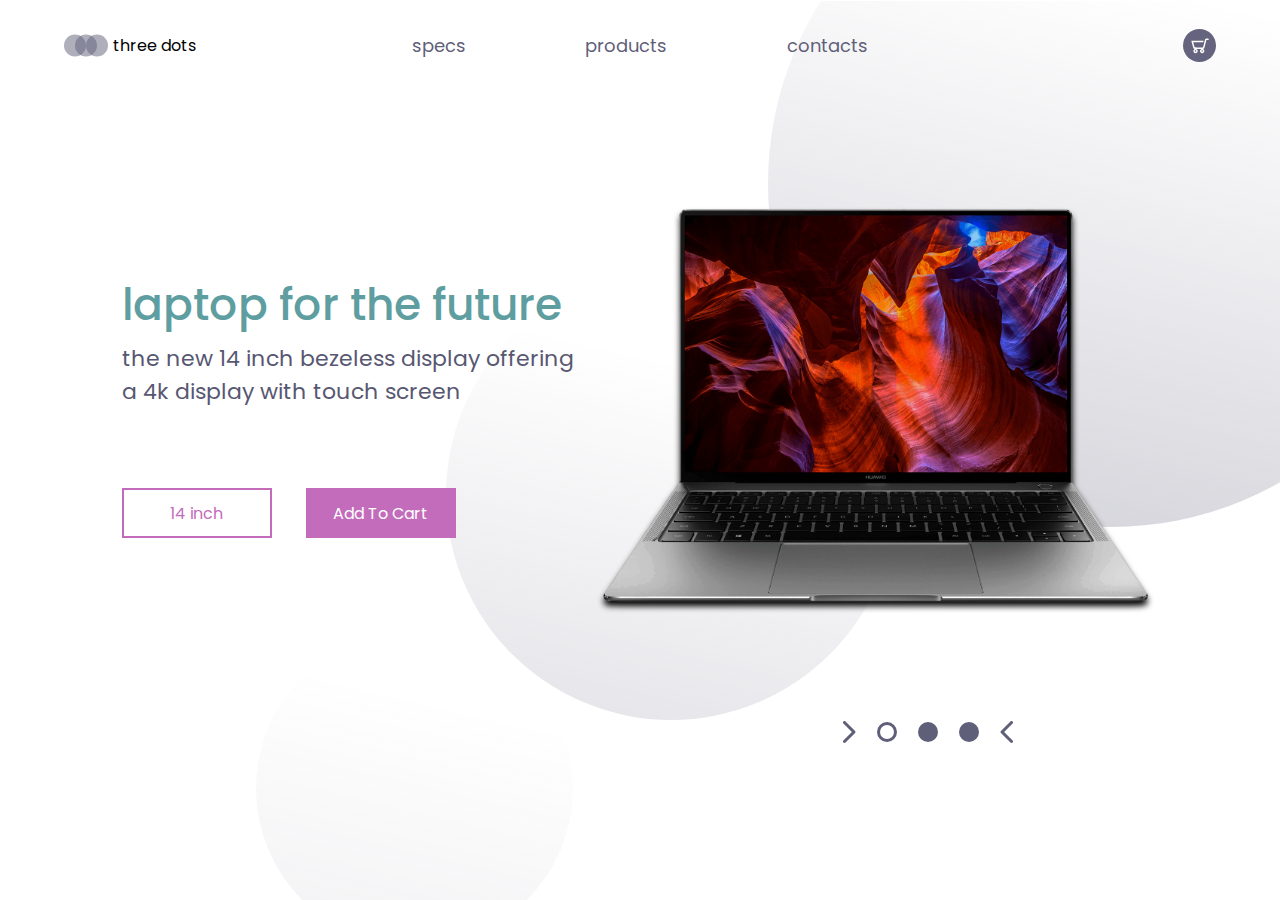
<file: 1st web design-three dots/index.html>
<!DOCTYPE html>
<html lang="en">
  <head>
    <meta charset="UTF-8" />
    <meta name="viewport" content="width=device-width, initial-scale=1.0" />
    <link
      href="https://fonts.googleapis.com/css2?family=Poppins&display=swap"
      rel="stylesheet"
    />
    <link rel="stylesheet" href="./css file.css" />
    <title>landing page</title>
  </head>
  <body>
    <header>
      <div class="logo-container">
        <img src="./Images/logo.svg" alt="logo" />
        <h4 class="logo">three dots</h4>
      </div>
      <nav>
        <ul class="nav-links">
          <li><a class="nav-link" href="#">specs</a></li>
          <li><a class="nav-link" href="#">products</a></li>
          <li><a class="nav-link" href="#">contacts</a></li>
        </ul>
      </nav>
      <div class="cart">
        <img src="./Images/cart.svg" alt="cart" />
      </div>
    </header>

    <main>
    <section class="presentation">
        <div class="introduction">
        <div class="intro-text">
        <h1>laptop for the future</h1>
        <p>the new 14 inch bezeless display offering a 4k display with touch screen</p>
        </div>
        <div class="cta">
             <button class="cta-select">14 inch</button>
             <button class="cta-add">Add To Cart</button>
        </div>
</div>
<div class="cover">
    <img src="./Images/matebook.png" alt="matebook">
</div>
    </section>
    <img class="big-circle" src="./Images/big-eclipse.svg" alt="">
    <img class="medium-circle" src="./Images/mid-eclipse.svg" alt="">
    <img class="small-circle" src="./Images/small-eclipse.svg" alt="">
    <div class="laptop-select">
        <img src="./Images/arrow-right.svg" alt="">
        <img src="./Images/dot.svg" alt="">
        <img src="./Images/dot-full.svg" alt="">
        <img src="./Images/dot-full.svg" alt="">
        <img src="./Images/arrow-left.svg" alt="">
        
    </div>
    </main>
  </body>
</html>
</file>
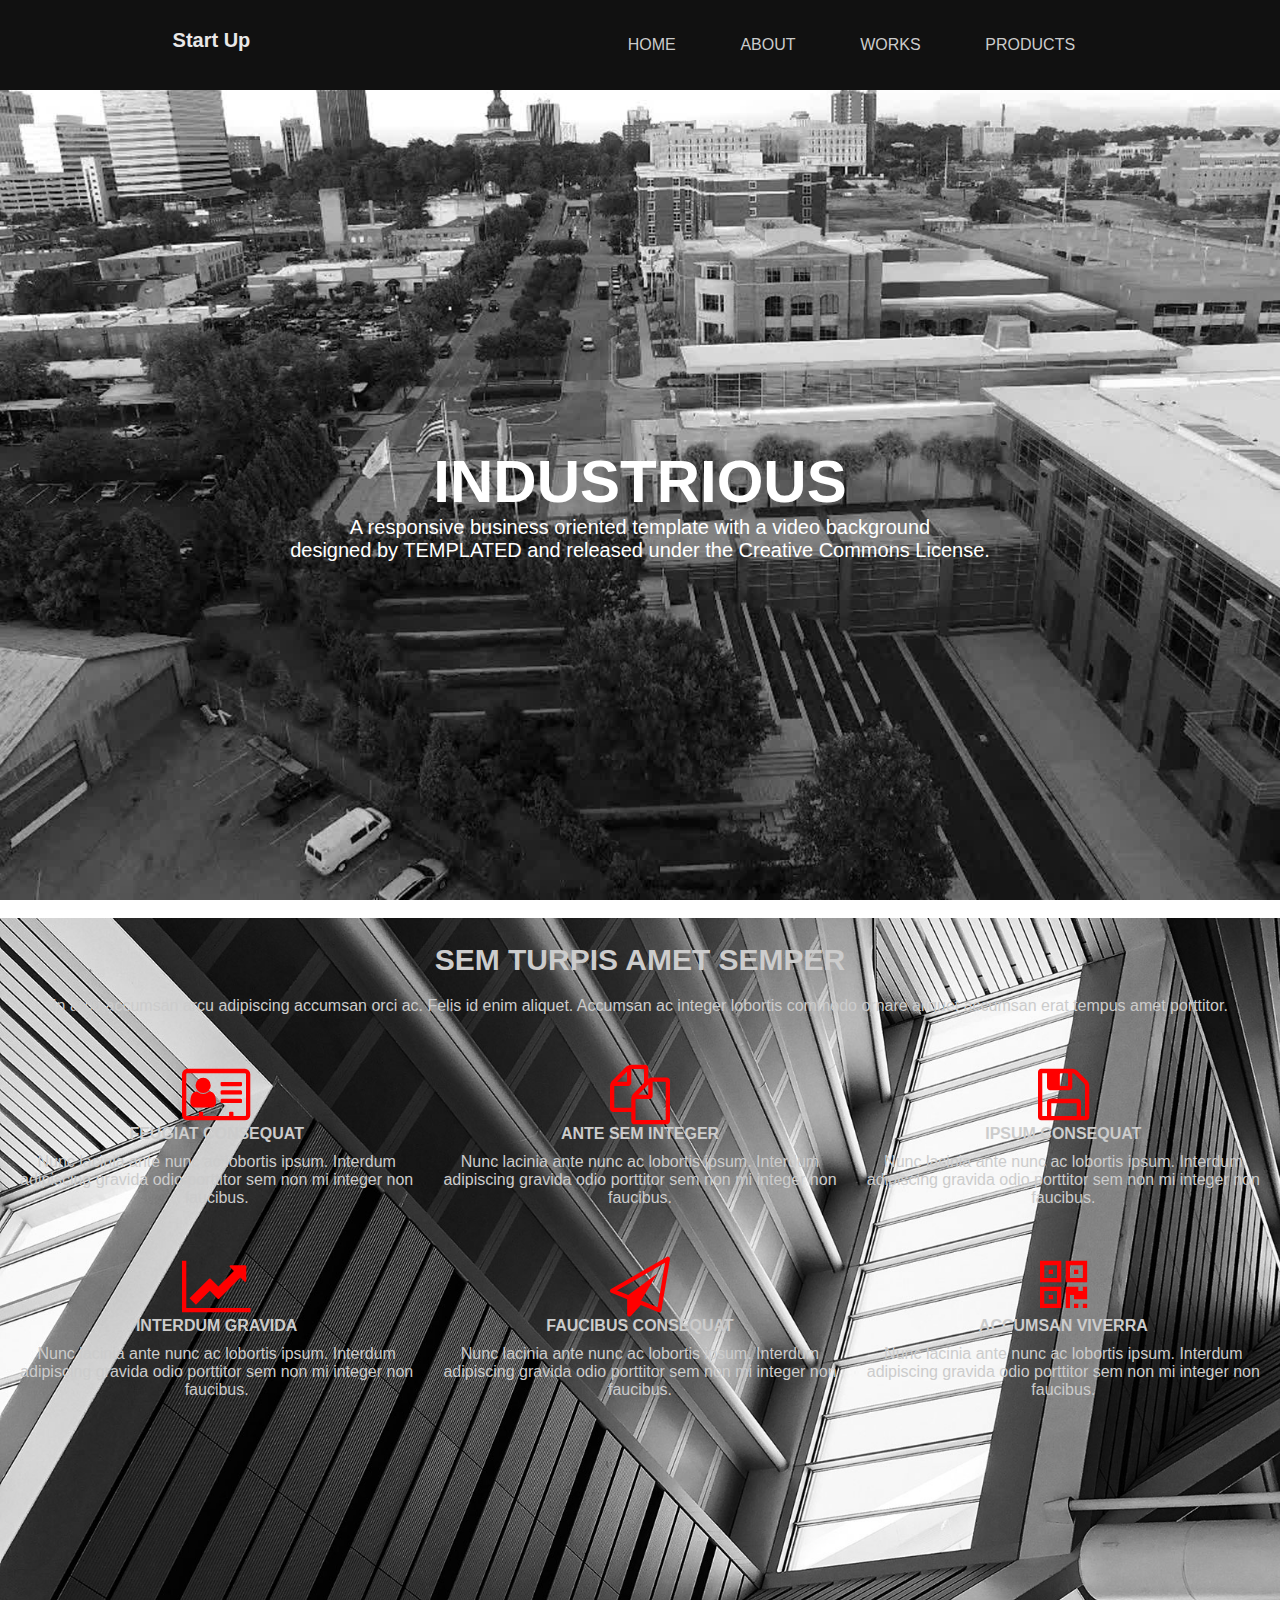
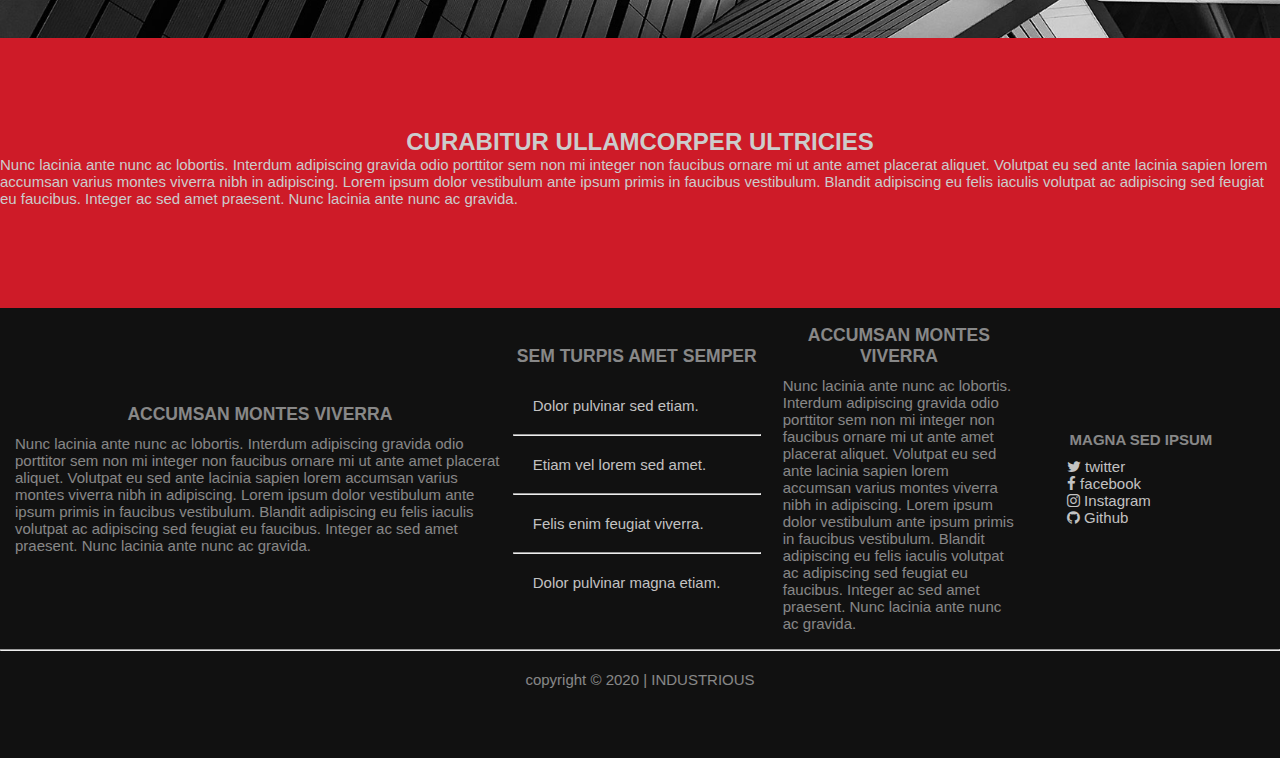
<file: 6th web deisgn-Industrious/index.html>
<!DOCTYPE html>
<html lang="en">
  <head>
    <meta charset="UTF-8" />
    <meta name="viewport" content="width=device-width, initial-scale=1.0" />
    <link rel="stylesheet" href="./styleshit.css" />
    <link rel="stylesheet" href="./css/font-awesome.min.css">
    <title>nav bar</title>
  </head>
  <body>
    <nav>
      <div class="logo">
        <h4>start up</h4>
      </div>
      <ul class="nav-links nav-avtive">
        <li><a href="#">home</a></li>
        <li><a href="#">About</a></li>
        <li><a href="#">Works</a></li>
        <li><a href="#">Products</a></li>
      </ul>
      <div class="burger">
        <div class="line-1"></div>
        <div class="line-2"></div>
        <div class="line-3"></div>
      </div>
    </nav>
    <script src="app.js"></script>
    <!-- Banner -->
    <section id="banner">
        <div class="inner">
            <h1>Industrious</h1>
            <p>A responsive business oriented template with a video background<br />
                designed by <a href="https://templated.co/">TEMPLATED</a> and released under the Creative Commons License.
            </p>
        </div>

    </section>
    <!-- features -->
    <section id="features">
        <div class="container">
            <h2>SEM TURPIS AMET SEMPER</h2>
            <p>
                In arcu accumsan arcu adipiscing accumsan orci ac. Felis id enim
                aliquet. Accumsan ac integer lobortis commodo ornare aliquet accumsan
                erat tempus amet porttitor.
            </p>
        </div>
            <!-- icon row 1 -->
            <div class="row1">
            <div class="v-card">
                <i class="fa fa-vcard-o"></i><br />
                <h4>FEUGIAT CONSEQUAT</h4>
                <p>
                    Nunc lacinia ante nunc ac lobortis ipsum. Interdum adipiscing
                    gravida odio porttitor sem non mi integer non faucibus.
                </p>
            </div>
            <div class="files">
                <i class="fa fa-files-o"></i><br />
                <h4>ANTE SEM INTEGER</h4>
                <p>
                    Nunc lacinia ante nunc ac lobortis ipsum. Interdum adipiscing
                    gravida odio porttitor sem non mi integer non faucibus.
                </p>
            </div>
            <div class="floppy">
                <i class="fa fa-floppy-o"></i><br />
                <h4>IPSUM CONSEQUAT</h4>
                <p>
                    Nunc lacinia ante nunc ac lobortis ipsum. Interdum adipiscing
                    gravida odio porttitor sem non mi integer non faucibus.
                </p>
            </div>
            </div>
            <!-- icon row 2 -->
            <div class="row2">
            <div class="linechart">
                <i class="fa fa-line-chart"></i><br />
                <h4>INTERDUM GRAVIDA</h4>
                <p>
                    Nunc lacinia ante nunc ac lobortis ipsum. Interdum adipiscing
                    gravida odio porttitor sem non mi integer non faucibus.
                </p>
            </div>
            <div class="messenger">
                <i class="fa fa-paper-plane-o"></i><br />
                <h4>FAUCIBUS CONSEQUAT</h4>
                <p>
                    Nunc lacinia ante nunc ac lobortis ipsum. Interdum adipiscing
                    gravida odio porttitor sem non mi integer non faucibus.
                </p>
            </div>
            <div class="QR-code">
                <i class="fa fa-qrcode"></i><br />
                <h4>ACCUMSAN VIVERRA</h4>
                <p>
                    Nunc lacinia ante nunc ac lobortis ipsum. Interdum adipiscing
                    gravida odio porttitor sem non mi integer non faucibus.
                </p>
                </div>
            </div>
        </div>
    </section>
    <!-- CTA -->
    <section id="cta" class="wrapper">
        <div class="inner">
            <h2>CURABITUR ULLAMCORPER ULTRICIES</h2>
            <p>
                Nunc lacinia ante nunc ac lobortis. Interdum adipiscing gravida odio
                porttitor sem non mi integer non faucibus ornare mi ut ante amet
                placerat aliquet. Volutpat eu sed ante lacinia sapien lorem accumsan
                varius montes viverra nibh in adipiscing. Lorem ipsum dolor vestibulum
                ante ipsum primis in faucibus vestibulum. Blandit adipiscing eu felis
                iaculis volutpat ac adipiscing sed feugiat eu faucibus. Integer ac sed
                amet praesent. Nunc lacinia ante nunc ac gravida.
            </p>
        </div>
    </section>
    <!-- FOOTER -->
    <footer id="main-footer">
        <div class="container">
            <div class="content">
                <section>
                    <h3>ACCUMSAN MONTES VIVERRA</h3>
                    <p>
                        Nunc lacinia ante nunc ac lobortis. Interdum adipiscing gravida
                        odio porttitor sem non mi integer non faucibus ornare mi ut ante
                        amet placerat aliquet. Volutpat eu sed ante lacinia sapien lorem
                        accumsan varius montes viverra nibh in adipiscing. Lorem ipsum
                        dolor vestibulum ante ipsum primis in faucibus vestibulum. Blandit
                        adipiscing eu felis iaculis volutpat ac adipiscing sed feugiat eu
                        faucibus. Integer ac sed amet praesent. Nunc lacinia ante nunc ac
                        gravida.
                    </p>
                </section>
                <section>
                    <h3>SEM TURPIS AMET SEMPER</h3>
                    <ul class="alt">
                        <li><a href="#">Dolor pulvinar sed etiam.</a></li>
                        <hr>
    
                        <li><a href="#">Etiam vel lorem sed amet.</a></li>
                        <hr>
    
                        <li><a href="#">Felis enim feugiat viverra.</a></li>
                        <hr>
    
                        <li><a href="#">Dolor pulvinar magna etiam.</a></li>
    
                    </ul>
                </section>
                <section>
                    <h3>ACCUMSAN MONTES VIVERRA</h3>
                    <p>
                        Nunc lacinia ante nunc ac lobortis. Interdum adipiscing gravida
                        odio porttitor sem non mi integer non faucibus ornare mi ut ante
                        amet placerat aliquet. Volutpat eu sed ante lacinia sapien lorem
                        accumsan varius montes viverra nibh in adipiscing. Lorem ipsum
                        dolor vestibulum ante ipsum primis in faucibus vestibulum. Blandit
                        adipiscing eu felis iaculis volutpat ac adipiscing sed feugiat eu
                        faucibus. Integer ac sed amet praesent. Nunc lacinia ante nunc ac
                        gravida.
                    </p>
                </section>
                <section>
                    <h4>MAGNA SED IPSUM</h4>
                    <ul class="socialmedia">
                        <li>
                            <a href="#">
                                <i class="fa fa-twitter"></i>
                                twitter
                            </a>
                        </li>
                        <li>
                            <a href="#">
                                <i class="fa fa-facebook"></i>
                                facebook</a>
                        </li>
                        <li>
                            <a href="#">
                                <i class="fa fa-instagram"></i>
                                Instagram
                            </a>
                        </li>
                        <li>
                            <a href="#">
                                <i class="fa fa-github"></i>
                                Github
                            </a>
                        </li>
                    </ul>
                </section>
            </div>
        </div>
        <hr>
        <p class="copyright">copyright &copy; 2020 | INDUSTRIOUS </p>
    </footer>
   
  </body>
</html>
</file>
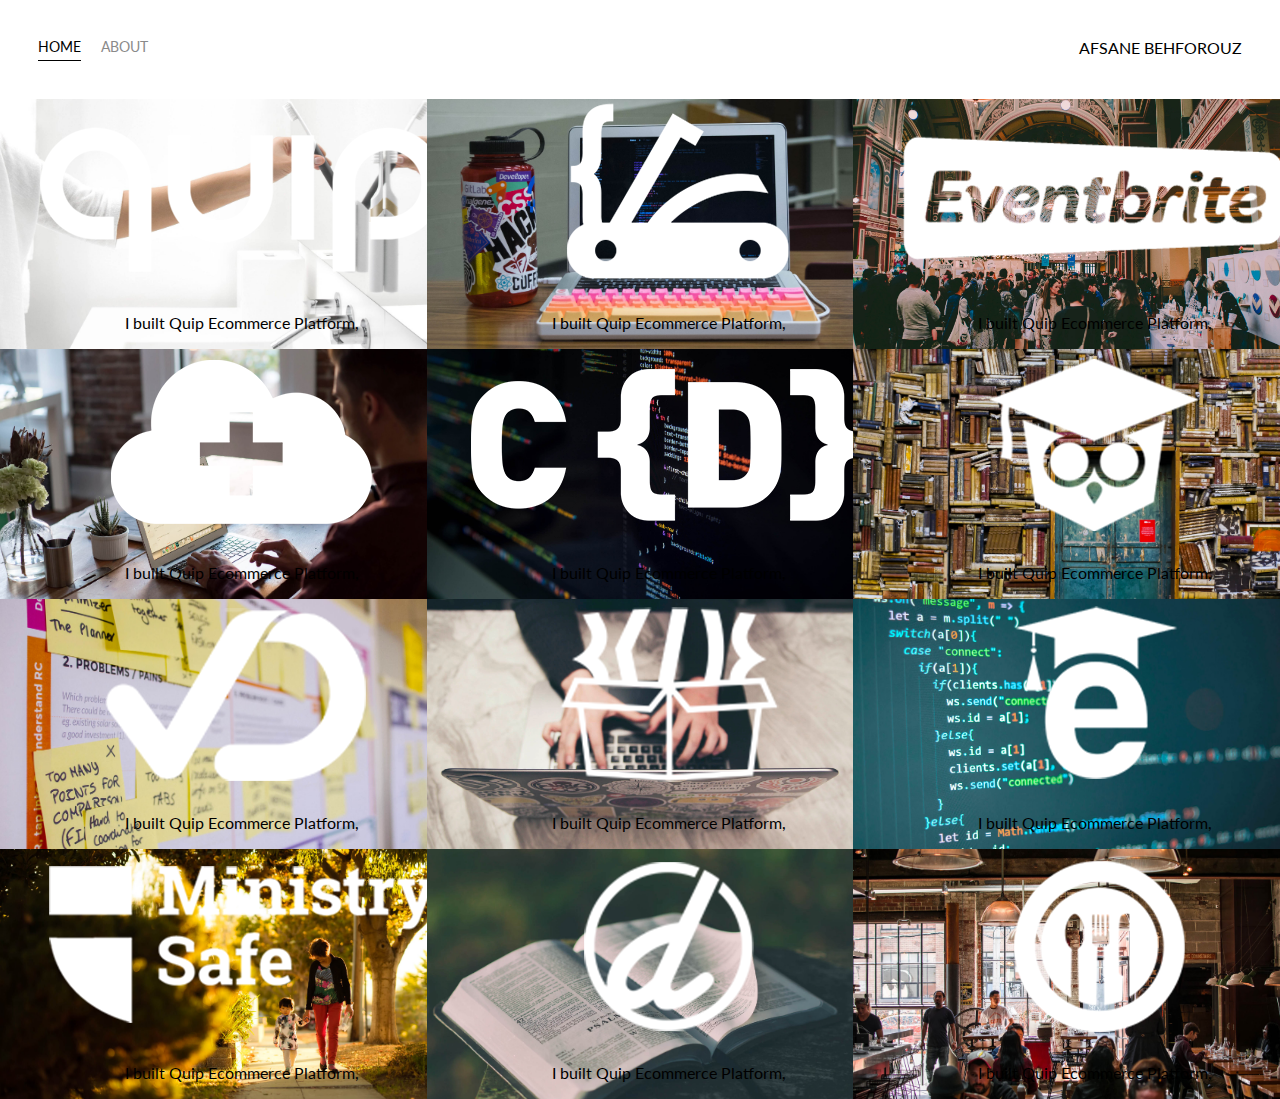
<file: 8th web design-portfolio/index.html>
<!DOCTYPE html>
<html lang="en">
<head>
    <meta charset="UTF-8">
    <meta name="viewport" content="width=device-width, initial-scale=1.0">
    <link href="https://fonts.googleapis.com/css2?family=Lato:wght@300&display=swap" rel="stylesheet">
    <link rel="stylesheet" href="style.css">
    <title>Home</title>
</head>
<body>
    <div class="container">
        <div class="nav-wrapper">
       <div class="left-side">
           <div class="nav-link active-nav-link">
   <a href="index.html">Home</a>
</div>
<div class="nav-link">
   <a href="about.html">About</a>
</div>
</div>
   <div class="right-side">
       <div class="brand">
   <div>AFSANE BEHFOROUZ</div>
</div>
</div>
</div>
<div class="content-wrapper">
    <div class="portfolio-items">
    
        <div class="portfolio-item">
            <div class="portfolio-item-img-background" style="background-image: url(./portfolio-html-site-master/images/portfolio1.jpg);"></div>
            <div class="image-text-wrapper">
<div class="logo-wrapper">
    <img src="./portfolio-html-site-master/images/logos/quip.png">
</div>
<div class="text-subtitle">
    I built Quip Ecommerce Platform,
</div>
            </div>
        </div>
    
    <div class="portfolio-item">
        <div class="portfolio-item-img-background"
            style="background-image: url(./portfolio-html-site-master/images/portfolio2.jpg);"></div>
        <div class="image-text-wrapper">
            <div class="logo-wrapper">
                <img src="./portfolio-html-site-master/images/logos/devcamp.png">
            </div>
            <div class="text-subtitle">
                I built Quip Ecommerce Platform,
            </div>
        </div>
    </div>
   
    <div class="portfolio-item">
        <div class="portfolio-item-img-background"
            style="background-image: url(./portfolio-html-site-master/images/portfolio3.jpg);"></div>
        <div class="image-text-wrapper">
            <div class="logo-wrapper">
                <img src="./portfolio-html-site-master/images/logos/eventbrite.png">
            </div>
            <div class="text-subtitle">
                I built Quip Ecommerce Platform,
            </div>
        </div>
    </div>
    
    <div class="portfolio-item">
        <div class="portfolio-item-img-background"
            style="background-image: url(./portfolio-html-site-master/images/portfolio4.jpg);"></div>
        <div class="image-text-wrapper">
            <div class="logo-wrapper">
                <img src="./portfolio-html-site-master/images/logos/shop-hacker.png">
            </div>
            <div class="text-subtitle">
                I built Quip Ecommerce Platform,
            </div>
        </div>
    </div>
    
    <div class="portfolio-item">
        <div class="portfolio-item-img-background"
            style="background-image: url(./portfolio-html-site-master/images/portfolio5.jpg);"></div>
        <div class="image-text-wrapper">
            <div class="logo-wrapper">
                <img src="./portfolio-html-site-master/images/logos/crondose.png">
            </div>
            <div class="text-subtitle">
                I built Quip Ecommerce Platform,
            </div>
        </div>
    </div>
    
    <div class="portfolio-item">
        <div class="portfolio-item-img-background"
            style="background-image: url(./portfolio-html-site-master/images/portfolio6.jpg);"></div>
        <div class="image-text-wrapper">
            <div class="logo-wrapper">
                <img src="./portfolio-html-site-master/images/logos/dailysmarty.png">
            </div>
            <div class="text-subtitle">
                I built Quip Ecommerce Platform,
            </div>
        </div>
    </div>
   
    <div class="portfolio-item">
        <div class="portfolio-item-img-background"
            style="background-image: url(./portfolio-html-site-master/images/portfolio7.jpg);"></div>
        <div class="image-text-wrapper">
            <div class="logo-wrapper">
                <img src="./portfolio-html-site-master/images/logos/dashtrack.png">
            </div>
            <div class="text-subtitle">
                I built Quip Ecommerce Platform,
            </div>
        </div>
    </div>
   
    <div class="portfolio-item">
        <div class="portfolio-item-img-background"
            style="background-image: url(./portfolio-html-site-master/images/portfolio8.jpg);"></div>
        <div class="image-text-wrapper">
            <div class="logo-wrapper">
                <img src="./portfolio-html-site-master/images/logos/devtrunk.png">
            </div>
            <div class="text-subtitle">
                I built Quip Ecommerce Platform,
            </div>
        </div>
    </div>
    
    <div class="portfolio-item">
        <div class="portfolio-item-img-background"
            style="background-image: url(./portfolio-html-site-master/images/portfolio9.jpg);"></div>
        <div class="image-text-wrapper">
            <div class="logo-wrapper">
                <img src="./portfolio-html-site-master/images/logos/edutechional.png">
            </div>
            <div class="text-subtitle">
                I built Quip Ecommerce Platform,
            </div>
        </div>
    </div>
    
    <div class="portfolio-item">
        <div class="portfolio-item-img-background"
            style="background-image: url(./portfolio-html-site-master/images/portfolio10.jpg);"></div>
        <div class="image-text-wrapper">
            <div class="logo-wrapper">
                <img src="./portfolio-html-site-master/images/logos/ministry-safe.png">
            </div>
            <div class="text-subtitle">
                I built Quip Ecommerce Platform,
            </div>
        </div>
    </div>
  
    <div class="portfolio-item">
        <div class="portfolio-item-img-background"
            style="background-image: url(./portfolio-html-site-master/images/portfolio11.jpg);"></div>
        <div class="image-text-wrapper">
            <div class="logo-wrapper">
                <img src="./portfolio-html-site-master/images/logos/open-devos.png">
            </div>
            <div class="text-subtitle">
                I built Quip Ecommerce Platform,
            </div>
        </div>
    </div>
    
    <div class="portfolio-item">
        <div class="portfolio-item-img-background"
            style="background-image: url(./portfolio-html-site-master/images/portfolio12.jpg);"></div>
        <div class="image-text-wrapper">
            <div class="logo-wrapper">
                <img src="./portfolio-html-site-master/images/logos/toastability.png">
            </div>
            <div class="text-subtitle">
                I built Quip Ecommerce Platform,
            </div>
        </div>
    </div>
    
</div>
</div>
</body>
<script>
    const portfolioitems= document.querySelectorAll('.portfolio-item')

     portfolioitems.forEach(portfolioItem => {
        portfolioItem.addEventListener('mouseover',()=> {
            portfolioItem.childNodes[1].classList.add('image-darken');
        })
    })
       portfolioitems.forEach(portfolioItem => {
            portfolioItem.addEventListener('mouseout', () => {
                portfolioItem.childNodes[1].classList.remove('image-darken');
            })
        })
</script>
</html>
</file>
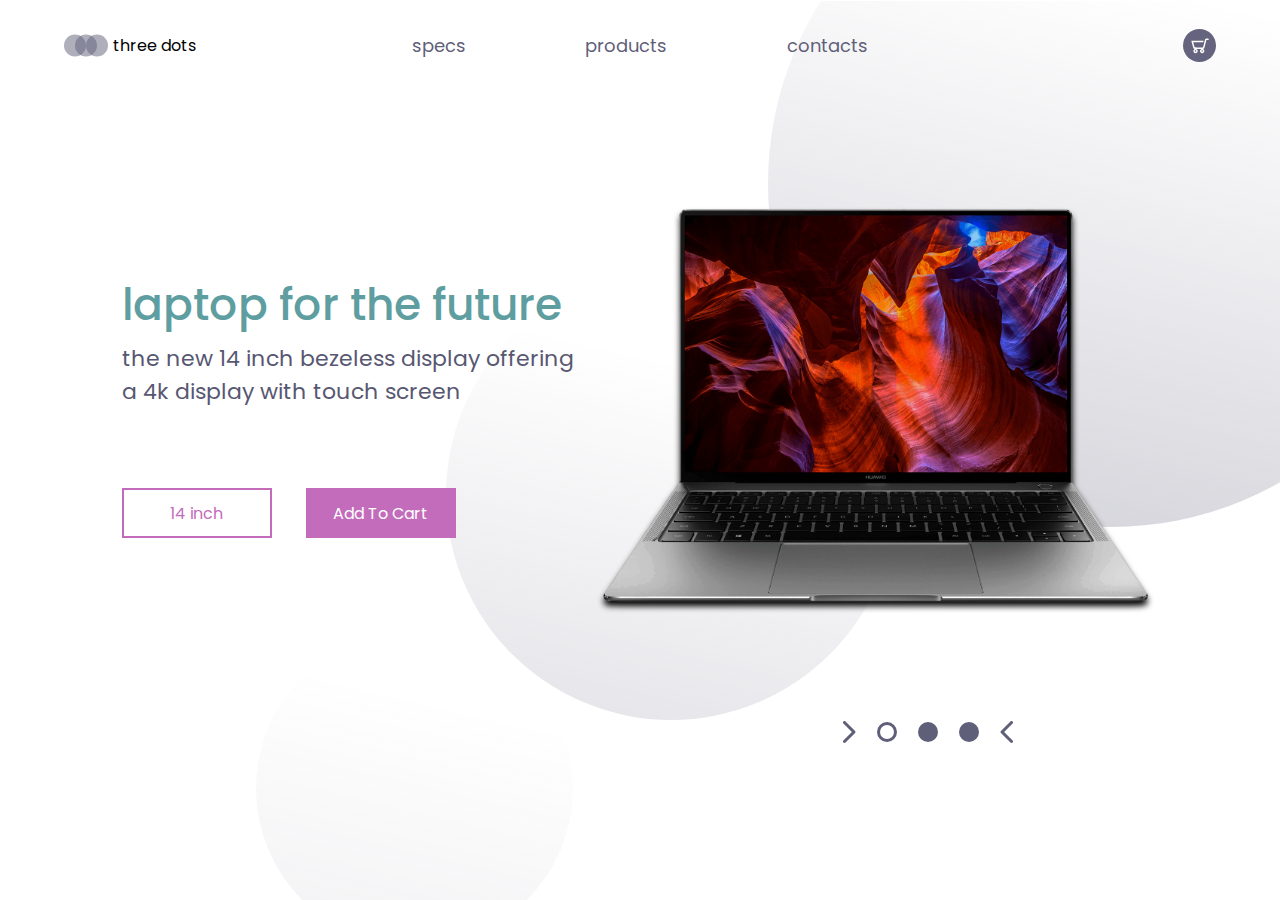
<file: 1st web design-three dots/index1.html>
<!DOCTYPE html>
<html lang="en">
  <head>
    <meta charset="UTF-8" />
    <meta name="viewport" content="width=device-width, initial-scale=1.0" />
    <link
      href="https://fonts.googleapis.com/css2?family=Poppins&display=swap"
      rel="stylesheet"
    />
    <link rel="stylesheet" href="./css file.css" />
    <title>landing page</title>
  </head>
  <body>
    <header>
      <div class="logo-container">
        <img src="./Images/logo.svg" alt="logo" />
        <h4 class="logo">three dots</h4>
      </div>
      <nav>
        <ul class="nav-links">
          <li><a class="nav-link" href="#">specs</a></li>
          <li><a class="nav-link" href="#">products</a></li>
          <li><a class="nav-link" href="#">contacts</a></li>
        </ul>
      </nav>
      <div class="cart">
        <img src="./Images/cart.svg" alt="cart" />
      </div>
    </header>

    <main>
      <section class="presentation">
        <div class="introduction">
          <div class="intro-text">
            <h1>laptop for the future</h1>
            <p>
              the new 14 inch bezeless display offering a 4k display with touch
              screen
            </p>
          </div>
          <div class="cta">
            <button class="cta-select">14 inch</button>
            <button class="cta-add">Add To Cart</button>
          </div>
        </div>
        <div class="cover">
          <img src="./Images/matebook.png" alt="matebook" />
        </div>
      </section>
      <img class="big-circle" src="./Images/big-eclipse.svg" alt="" />
      <img class="medium-circle" src="./Images/mid-eclipse.svg" alt="" />
      <img class="small-circle" src="./Images/small-eclipse.svg" alt="" />
      <div class="laptop-select">
        <img src="./Images/arrow-right.svg" alt="" />
        <img src="./Images/dot.svg" alt="" />
        <img src="./Images/dot-full.svg" alt="" />
        <img src="./Images/dot-full.svg" alt="" />
        <img src="./Images/arrow-left.svg" alt="" />
      </div>
    </main>
  </body>
</html>
</file>
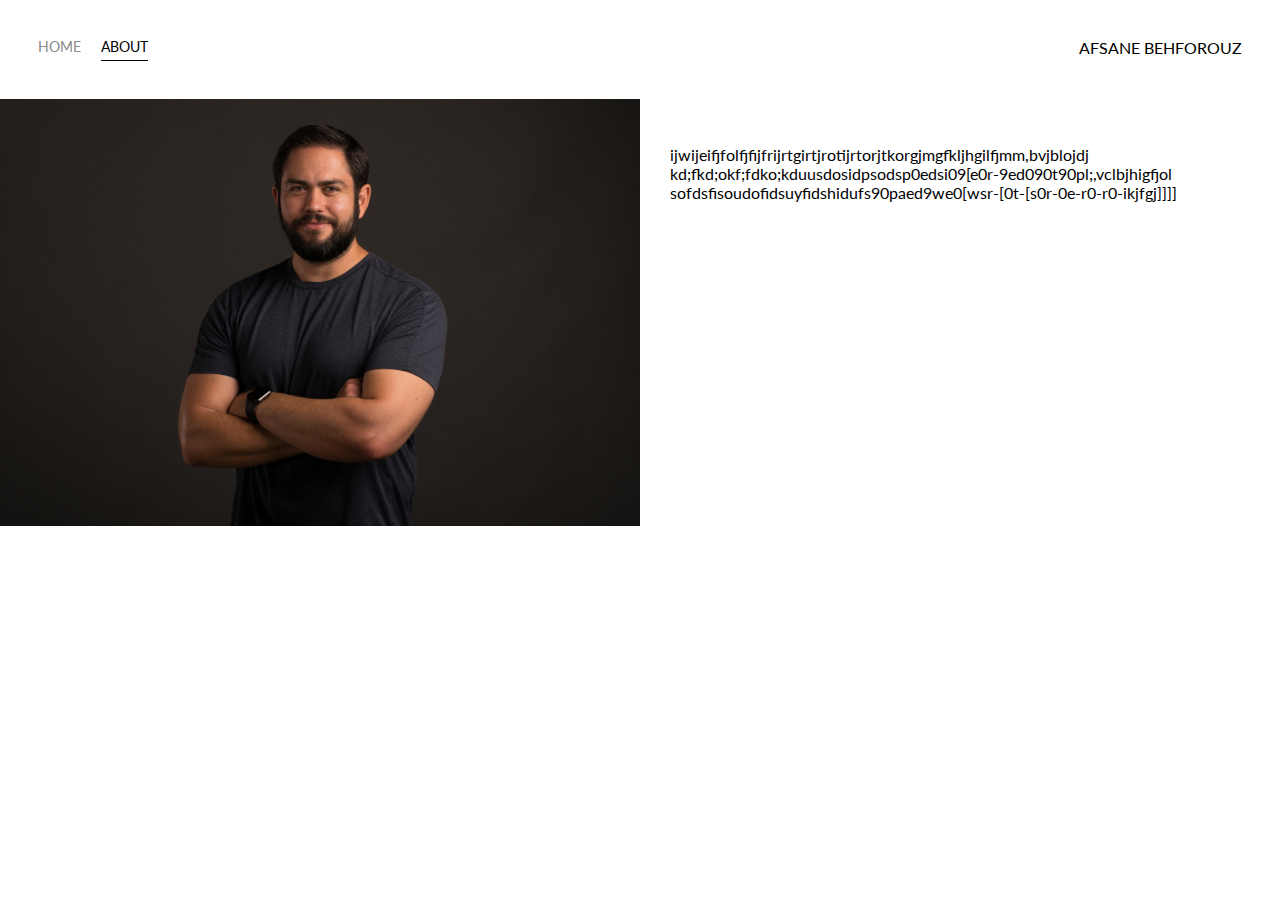
<file: 8th web design-portfolio/about.html>
<!DOCTYPE html>
<html lang="en">

<head>
    <meta charset="UTF-8">
    <meta name="viewport" content="width=device-width, initial-scale=1.0">
    <link href="https://fonts.googleapis.com/css2?family=Lato:wght@300&display=swap" rel="stylesheet">
    <link rel="stylesheet" href="style.css">
    <title>About</title>
</head>

<body>
    <div class="container">
        <div class="nav-wrapper">
            <div class="left-side">
                <div class="nav-link">
                    <a href="index.html">Home</a>
                </div>
                <div class="nav-link active-nav-link">
                    <a href="about.html">About</a>
                </div>
            </div>
            <div class="right-side">
                <div class="brand">
                    <div>AFSANE BEHFOROUZ</div>
                </div>
            </div>
        </div>
        <div class="content-wrapper">
         <div class="two-col-wrapper">
             <div class="profile-img-wrapper">
                 <img src="./portfolio-html-site-master/images/profile.jpg" alt="">
             </div>
             <div class="profile-content-wrapper">
                <p> ijwijeifjfolfjfijfrijrtgirtjrotijrtorjtkorgjmgfkljhgilfjmm,bvjblojdj
                 kd;fkd;okf;fdko;kduusdosidpsodsp0edsi09[e0r-9ed090t90pl;,vclbjhigfjol
                 sofdsfisoudofidsuyfidshidufs90paed9we0[wsr-[0t-[s0r-0e-r0-r0-ikjfgj]]]]</p>
             </div>
         </div>
            </div>
       
</body>


</html>
</file>
<file: 1st web design-three dots/css file.css>
* {
  margin: 0px;
  padding: 0px;
  box-sizing: border-box;
}

body {
  font-family: "Poppins", sans-serif;
}
button {
  font-family: "Poppins", sans-serif;
}
header {
  display: inline-flex;
  width: 90%;
  height: 10vh;
  margin: auto;
  align-items: center;
  display: flex;
  flex-direction: row;
}
.logo {
  font-weight: 400;
  margin: 5px;
}
.logo-container,
.nav-links,
.cart {
  display: flex;
  flex-direction: row;
}
.logo-container {
  flex: 1;
}
nav {
  flex: 2;
}

.nav-links {
  justify-content: space-around;
  list-style: none;
}
.cart {
  flex: 1;
  justify-content: flex-end;
}
.nav-link {
  color: #5f5f79;
  font-size: 18px;
  text-decoration: none;
}
.presentation {
  display: flex;
  width: 81%;
  margin: auto;
  min-height: 70vh;
  align-items: center;
}
.introduction {
  flex: 1;
}
.intro-text h1 {
  font-size: 44px;
  font-weight: 500;
  background: linear-gradient(to right #494964 #6f6f89);
  background-clip: 10px;
  -webkit-background-clip: text;
  -webkit-text-fill-color: cadetblue;
}
.intro-text p {
  margin-top: 5px;
  font-size: 22px;
  color: #585772;
}
.cta {
  padding: 50px 0px 0px 0px;
}
.cta-select {
  border: 2px solid #c36cbb;
  background: transparent;
  color: #c36cbb;
  width: 150px;
  height: 50px;
  cursor: pointer;
  font-size: 16px;
}
.cta-add {
  background: transparent;
  width: 150px;
  height: 50px;
  cursor: pointer;
  font-size: 16px;
  background: #c36cbb;
  border: none;
  color: white;
  margin: 30px 0px 0px 30px;
}
.cover {
  flex: 1;
  height: 60vh;
}
.cover img {
  height: 100%;
  filter: drop-shadow(0px 5px 3px black);
  animation: drop 1.5s ease;
    /* animation: drop 1.5s ease; */
}
.big-circle {
  position: absolute;
  top: 1px;
  right: 0px;
  z-index: -1;
  opacity: 0.5;
  width: 40%;
}
.medium-circle {
  position: absolute;
  top: 30%;
  right: 30%;
  z-index: -1;
  opacity: 0.5;
  height: 50%;
}
.small-circle {
  position: absolute;
  bottom: 0%;
  left: 20%;
  z-index: -1;
  opacity: 0.5;
  height: 30%;
}
.laptop-select {
  position: absolute;
  display: flex;
  right: 20%;
  width: 15%;
  justify-content: space-around;
}

@keyframes drop {
  0% {
    opacity: 0;
    transform: translateY(-80px);
  }
  100% {
    opacity: 1;
    transform: translateY(0px);
  }
}
@media screen and (max-width: 1024px) {
  .presentation {
    flex-direction: column;
  }
  .introduction {
    margin-top: 5vh;
    text-align: center;
  }
  .intro-text h1 {
    font-size: 30px;
  }
  .intro-text p {
    font-size: 18px;
  }
  .cta {
    padding: 10px 0px 0px 0px;
  }
  .laptop-select {
    bottom: 2%;
    right: 25%;
    width: 50%;
    transform: translate(50% 5%);
  }
  .cover img {
    height: 90%;
    align-items: center;
  }
  .big-circle,
  .medium-circle,
  .small-circle {
    opacity: 0.2;
  }
}
</file>
<file: 6th web deisgn-Industrious/styleshit.css>
* {
  margin: 0px;
  padding: 0px;
  box-sizing: border-box;
}
body {
  font-family: "Poppins", sans-serif;
  overflow-x: hidden;
}
/* NAV BAR */
.logo {
  text-transform: capitalize;
  font-weight: 500;
  color: rgb(233, 232, 232);
  font-size: 20px;
}
nav {
  display: flex;
  justify-content: space-around;
  align-items: center;
  background: #111;
  font-family: "Poppins", sans-serif;
  min-height: 10vh;
  color: #cccccc;
}
.nav-links {
  display: flex;
  justify-content: space-around;
  width: 40%;
}
.nav-links li {
  list-style: none;
  text-transform: uppercase;
}
.nav-links a {
  text-decoration: none;
  color: #cccccc;
}
.burger {
  display: none;
  cursor: pointer;
}
.burger div {
  width: 25px;
  height: 3px;
  background-color: #ffffff;
  margin: 5px;
}
.nav-links a:hover {
  color: orange;
  filter: drop-shadow(0px 5px 3px rgb(102, 102, 102));
  animation: drop 1.5s ease;
}
/* MEDIA QUERIES */
@media screen and (max-width: 1024px) {
  .nav-links {
    width: 60%;
  }
}
@media screen and (max-width: 768px) {
  body {
    overflow-x: hidden;
  }
  .nav-links {
    position: absolute;
    height: 92vh;
    right: 0px;
    top: 8vh;
    background-color: #111;
    display: flex;
    flex-direction: column;
    align-items: center;
    width: 50%;
    transform: translateX(100%);
    transition: transform 0.5s ease-in;
    background-attachment: fixed;
  }
  .nav-links li {
    opacity: 0;
  }
  .burger {
    display: block;
  }
  .nav-active {
    transform: translateX(0%);
  }
  #features {
    height: 110vh;
    padding: 2px;
  }
  .row2 {
    padding-top: 30px;
  }
  #main-footer {
    height: 200vh;
  }
}
/*  KEYFRAMES */
@keyframes navlinkfade {
  from {
    opacity: 0;
    transform: translateX(50px);
  }
  to {
    opacity: 1;
    transform: translateX(0px);
  }
}
/* BANNER */

#banner {
  background: url("./img/banner.jpg") no-repeat center center;
  background-size: cover;
  height: 92vh;
  background-position: center;
  background-attachment: fixed;
  display: flex;
  justify-content: center;
  align-items: center;
  padding: 0px 20px;
  text-align: center;
}
#banner::after {
  background: linear-gradient(to right 135deg red 50% #111 70);
  color: #f54141;
  opacity: 0.6;
  content: "";
  display: block;
}
.inner {
  display: flex;
  flex-direction: column;
}
.inner h1 {
  font-size: 60px;
  color: #ffffff;
  text-transform: uppercase;
}
.inner p {
  font-size: 20px;
  color: #ffffff;
}
.inner p a {
  text-decoration: none;
  color: #ffffff;
}
/* FEATURES */
#features {
  height: 80vh;
  padding: 5px;
  align-items: center;
  text-align: center;
  background: url("./img/bg.jpg") no-repeat center center;
  background-size: cover;
  color: #cccccc;
}
#features::after {
  background-color: rgba(255, 255, 255, 0.85);
  color: #ffffff;
}
.container h2 {
  font-size: 30px;
  color: #cccccc;
  margin: 20px;
}
.row1 {
  display: flex;
  flex-direction: row;
  padding-top: 50px;
}

.row2 {
  display: flex;
  flex-direction: row;
  padding-top: 50px;
}
.linechart i,
.floppy i,
.messenger i,
.QR-code i,
.files i,
.v-card i {
  color: red;
  font-size: 60px;
}
/* CTA-WRAPPER */
#cta {
  background-color: #ce1b28;
  color: rgba(255, 255, 255, 0.75);
}
.wrapper {
  background: url("./img/cta01.jpg") no-repeat;
  background-size: cover;
  background-attachment: fixed;
  background-position: bottom;
  width: 100vw;
  height: 30vh;
  padding-top: 90px;
}
.wrapper::after {
  background: linear-gradient(to right 135deg red 0% black 50%);
}
.wrapper .inner h2 {
  text-align: center;

  justify-content: center;
  color: #cccccc;
  justify-content: center;
  color: #cccccc;
}
.wrapper .inner p {
  /* padding-top: 100px; */
  justify-content: center;
  color: #cccccc;
  font-size: 15px;
}
/* MAIN FOOTER */
#main-footer {
  background: #111111;
  color: rgba(255, 255, 255, 0.5);
  font-size: 15px;
  height: 50vh;
}
#main-footer .content section:first-child {
  width: 50%;
  padding-right: 8px;
}
#main-footer .content section {
  width: 25%;
}
.container div {
  display: flex;
  flex-direction: row;

  align-items: center;
  padding: 15px;
}
h3,
h4 {
  text-align: center;
  padding-bottom: 10px;
}
li a {
  text-decoration: none;
  color: rgba(255, 255, 255, 0.75);
  align-items: center;
}
.alt li {
  list-style: none;
  align-items: center;
  padding: 20px;
}
.socialmedia li {
  list-style: none;
  align-items: center;
  padding-left: 50px;
}
.socialmedia a:hover {
  color: #ce1b28;
}
.alt a:hover {
  color: #ce1b28;
}
.alt ul {
  margin: 0px 0px 4px 0px;
}
#main-footer .content section:second-child {
  width: 50%;
  padding-left: 8px;
}
#main-footer .content section:nth-child(3) {
  padding-left: 20px;
  margin: 2px;
  height: 10%;
}
.copyright {
  justify-content: center;
  text-align: center;
  padding-top: 20px;
}
</file>
<file: 8th web design-portfolio/style.css>
/* master style */
body {
  margin: 0px;
  overflow-x: hidden;
  font-family: "Lato", sans-serif;
}
.container {
  display: grid;
  grid-template-columns: 1fr;
}
/* nav styles */
.nav-wrapper {
  display: flex;
  justify-content: space-between;
  padding: 38px;
}
.left-side {
  display: flex;
  justify-content: space-around;
}
.nav-wrapper > .left-side > div {
  margin-right: 20px;
  font-size: 0.9em;
  text-transform: uppercase;
}
.nav-link {
  height: 22px;
  border-bottom: 1px solid transparent;
  transition: border-bottom 0.5s;
}
.nav-link a {
  color: #8a8a8a;
  text-decoration: none;
  transition: color 0.5s;
}
.nav-link:hover {
  border-bottom: 1px solid black;
}
.nav-link a:hover {
  color: black;
}
/* active links */
.active-nav-link {
  border-bottom: 1px solid black;
}
.active-nav-link a {
  color: black !important;
}
/* portfolio styles */
.portfolio-items {
  display: grid;
  grid-template-columns: 1fr 1fr 1fr;
}
.portfolio-item {
  position: relative;
}
.portfolio-item-img-background {
  height: 250px;
  width: 100%;
  background-size: cover;
  background-position: center;
  background-repeat: no-repeat;
}
.image-text-wrapper {
  position: absolute;
  top: 0;
  /* display: flex; */
  flex-direction: column;
  justify-content: center;
  align-items: center;
  height: 80%;
  text-align: center;
  left: 40px;
}
.logo-wrapper {
  width: 30%;
  margin-bottom: 20px;
}
.image-text-wrapper:hover .text-subtitle {
  font-weight: 600;
  color: lightseagreen;
}
 .image-darken {
  transition: 1s;
  filter: brightness(10%);
}
/* about page styles */
.two-col-wrapper {
  display: grid;
  grid-template-columns: 1fr 1fr;
}
.profile-img-wrapper img {
  width: 100%;
}
.profile-content-wrapper {
  padding: 30px;
}
/* login styles */
</file>
